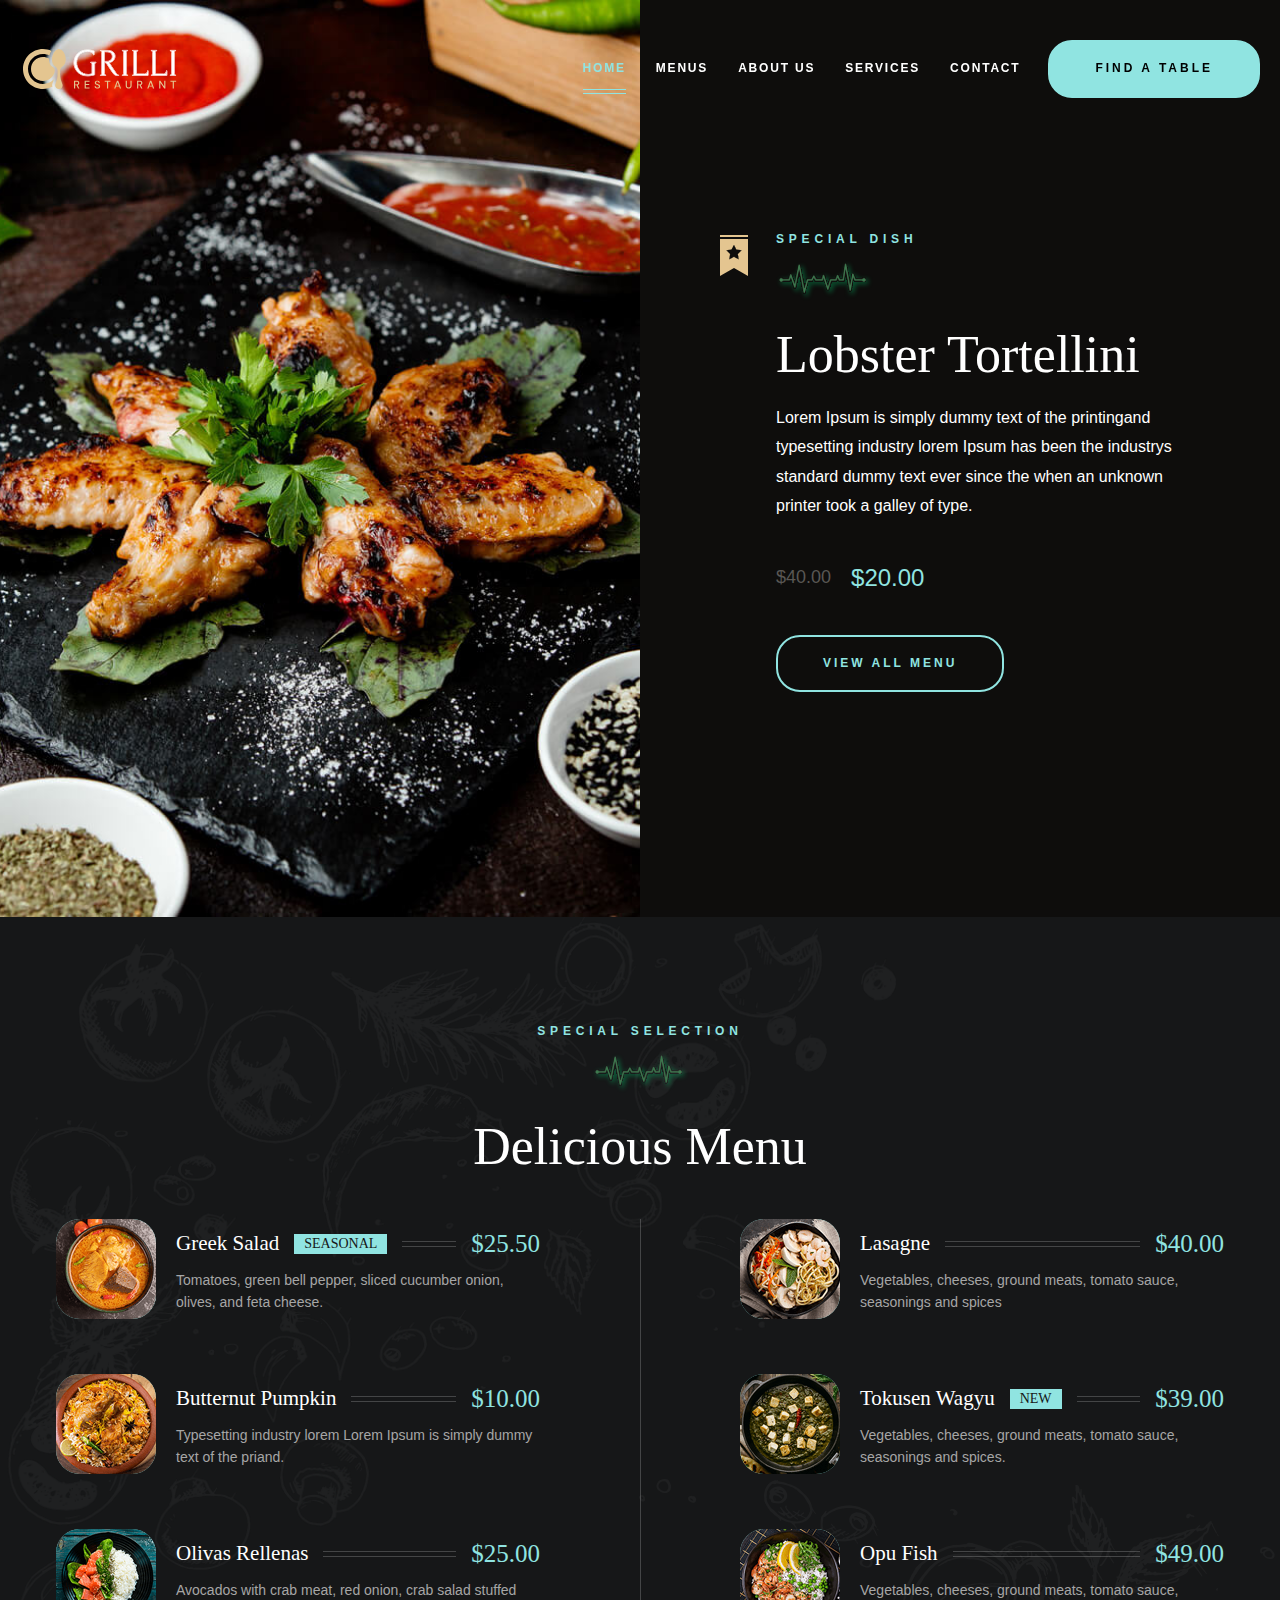
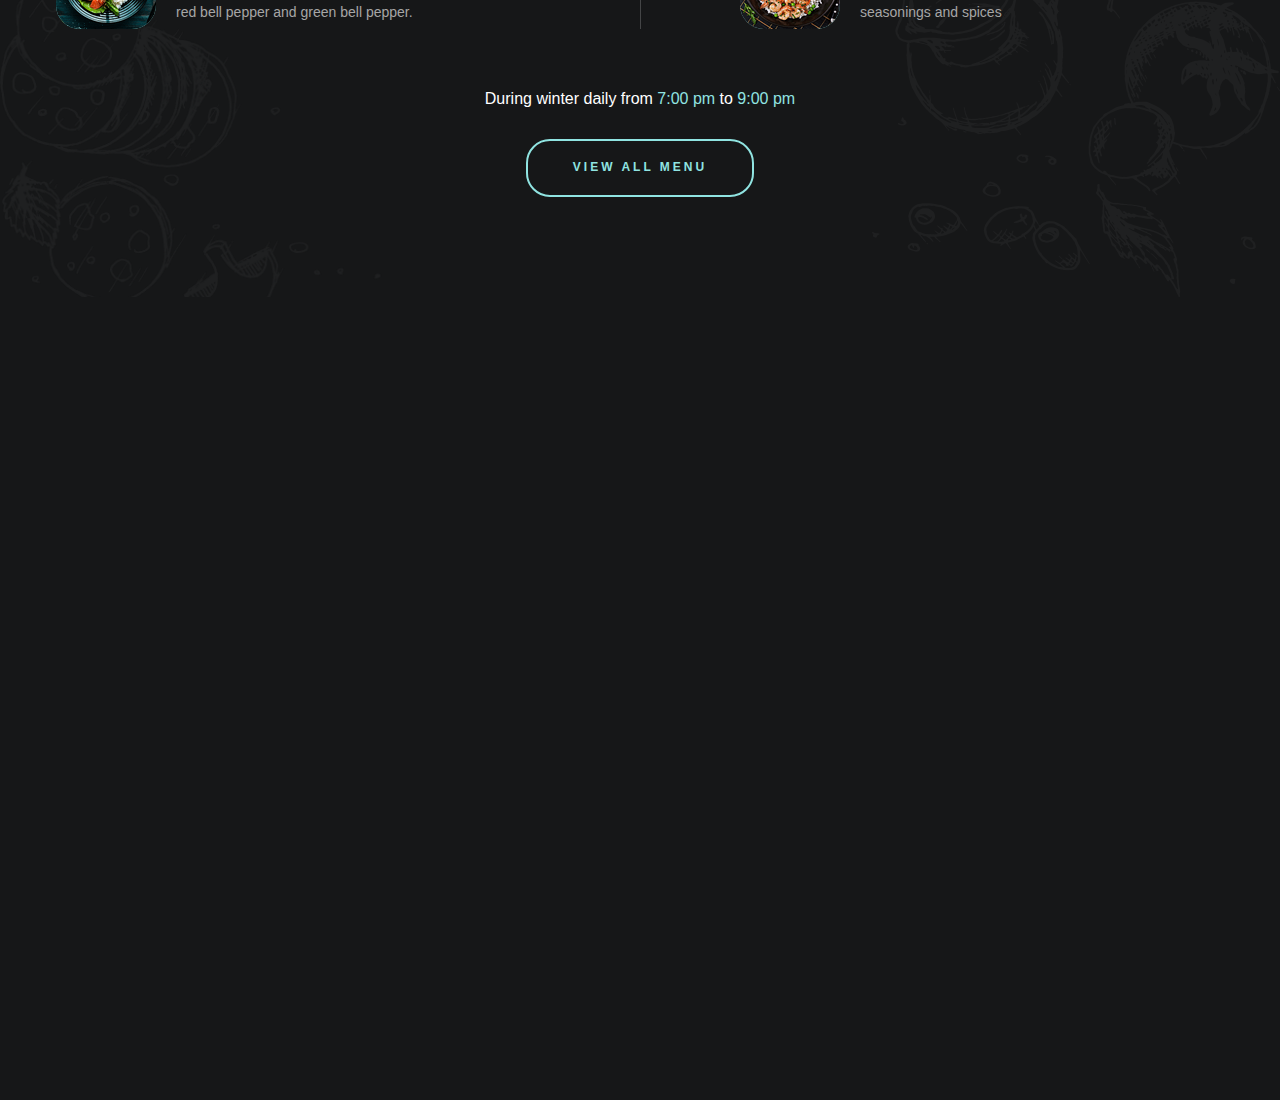
<file: grilli/service-1.html>
<!DOCTYPE html>
<html lang="en">
<head>
    <meta charset="UTF-8">
    <meta name="viewport" content="width=device-width, initial-scale=1.0">
    <title>Grilli - Amazing & Delicious Food</title>
    <meta name="title" content="Grilli - Amazing & Delicious Food" />
    <meta
      name="description"
      content="This is electrical company website"
    />

    <!-- 
    - favicon
  -->
    <link rel="shortcut icon" href="./favicon.svg" type="image/svg+xml" />

    <!-- 
    - google font link
  -->
    <link rel="preconnect" href="https://fonts.googleapis.com" />
    <link rel="preconnect" href="https://fonts.gstatic.com" crossorigin />
    <link
      href="https://fonts.googleapis.com/css2?family=DM+Sans:wght@400;700&family=Forum&display=swap"
      rel="stylesheet"
    />

    <!-- 
    - custom css link
  -->
    <link rel="stylesheet" href="./assets/css/style.css" />
</head>
<body id="top">
    <header class="header" data-header>
        <div class="container">
          <a href="#" class="logo">
            <img
              src="./assets/images/logo.svg"
              width="160"
              height="50"
              alt="Grilli - Home"
            />
          </a>
  
          <nav class="navbar" data-navbar>
            <button class="close-btn" aria-label="close menu" data-nav-toggler>
              <ion-icon name="close-outline" aria-hidden="true"></ion-icon>
            </button>
  
            <a href="#" class="logo">
              <img
                src="./assets/images/logo.svg"
                width="160"
                height="50"
                alt="Grilli - Home"
              />
            </a>
  
            <ul class="navbar-list">
              <li class="navbar-item">
                <a href="#home" class="navbar-link hover-underline active">
                  <div class="separator"></div>
  
                  <span class="span">Home</span>
                </a>
              </li>
  
              <li class="navbar-item">
                <a href="#menu" class="navbar-link hover-underline">
                  <div class="separator"></div>
  
                  <span class="span">Menus</span>
                </a>
              </li>
  
              <li class="navbar-item">
                <a href="#about" class="navbar-link hover-underline">
                  <div class="separator"></div>
  
                  <span class="span">About Us</span>
                </a>
              </li>
  
              <li class="navbar-item">
                <a href="#" class="navbar-link hover-underline">
                  <div class="separator"></div>
  
                  <span class="span">Services</span>
                </a>
              </li>
  
              <li class="navbar-item">
                <a href="#" class="navbar-link hover-underline">
                  <div class="separator"></div>
  
                  <span class="span">Contact</span>
                </a>
              </li>
            </ul>
  
          </nav>
  
          <a href="#" class="btn btn-secondary">
            <span class="text text-1">Find A Table</span>
  
            <span class="text text-2" aria-hidden="true">Find A Table</span>
          </a>
  
          <button class="nav-open-btn" aria-label="open menu" data-nav-toggler>
            <span class="line line-1"></span>
            <span class="line line-2"></span>
            <span class="line line-3"></span>
          </button>
  
          <div class="overlay" data-nav-toggler data-overlay></div>
        </div>
      </header>
    <main>
      <article>

        <section class="special-dish text-center" aria-labelledby="dish-label">
          <div class="special-dish-banner">
            <img
              src="./assets/images/special-dish-banner.jpg"
              width="940"
              height="900"
              loading="lazy"
              alt="special dish"
              class="img-cover"
            />
          </div>
  
          <div class="special-dish-content bg-black-10">
            <div class="container">
              <img
                src="./assets/images/badge-1.png"
                width="28"
                height="41"
                loading="lazy"
                alt="badge"
                class="abs-img"
              />
  
              <p class="section-subtitle label-2">Special Dish</p>
  
              <h2 class="headline-1 section-title">Lobster Tortellini</h2>
  
              <p class="section-text">
                Lorem Ipsum is simply dummy text of the printingand typesetting
                industry lorem Ipsum has been the industrys standard dummy text
                ever since the when an unknown printer took a galley of type.
              </p>
  
              <div class="wrapper">
                <del class="del body-3">$40.00</del>
  
                <span class="span body-1">$20.00</span>
              </div>
  
              <a href="#" class="btn btn-primary">
                <span class="text text-1">View All Menu</span>
  
                <span class="text text-2" aria-hidden="true"
                  >View All Menu</span
                >
              </a>
            </div>
          </div>
  
          <img
            src="./assets/images/shape-4.png"
            width="179"
            height="359"
            loading="lazy"
            alt=""
            class="shape shape-1"
          />
  
          <img
            src="./assets/images/shape-9.png"
            width="351"
            height="462"
            loading="lazy"
            alt=""
            class="shape shape-2"
          />
        </section>

        <section class="section menu" aria-label="menu-label" id="menu">
          <div class="container">
            <p class="section-subtitle text-center label-2">
              Special Selection
            </p>
  
            <h2 class="headline-1 section-title text-center">Delicious Menu</h2>
  
            <ul class="grid-list">
              <li>
                <div class="menu-card hover:card">
                  <figure
                    class="card-banner img-holder"
                    style="--width: 100; --height: 100"
                  >
                    <img
                      src="./assets/images/menu-1.png"
                      width="100"
                      height="100"
                      loading="lazy"
                      alt="Greek Salad"
                      class="img-cover"
                    />
                  </figure>
  
                  <div>
                    <div class="title-wrapper">
                      <h3 class="title-3">
                        <a href="#" class="card-title">Greek Salad</a>
                      </h3>
  
                      <span class="badge label-1">Seasonal</span>
  
                      <span class="span title-2">$25.50</span>
                    </div>
  
                    <p class="card-text label-1">
                      Tomatoes, green bell pepper, sliced cucumber onion,
                      olives, and feta cheese.
                    </p>
                  </div>
                </div>
              </li>
  
              <li>
                <div class="menu-card hover:card">
                  <figure
                    class="card-banner img-holder"
                    style="--width: 100; --height: 100"
                  >
                    <img
                      src="./assets/images/menu-2.png"
                      width="100"
                      height="100"
                      loading="lazy"
                      alt="Lasagne"
                      class="img-cover"
                    />
                  </figure>
  
                  <div>
                    <div class="title-wrapper">
                      <h3 class="title-3">
                        <a href="#" class="card-title">Lasagne</a>
                      </h3>
  
                      <span class="span title-2">$40.00</span>
                    </div>
  
                    <p class="card-text label-1">
                      Vegetables, cheeses, ground meats, tomato sauce,
                      seasonings and spices
                    </p>
                  </div>
                </div>
              </li>
  
              <li>
                <div class="menu-card hover:card">
                  <figure
                    class="card-banner img-holder"
                    style="--width: 100; --height: 100"
                  >
                    <img
                      src="./assets/images/menu-3.png"
                      width="100"
                      height="100"
                      loading="lazy"
                      alt="Butternut Pumpkin"
                      class="img-cover"
                    />
                  </figure>
  
                  <div>
                    <div class="title-wrapper">
                      <h3 class="title-3">
                        <a href="#" class="card-title">Butternut Pumpkin</a>
                      </h3>
  
                      <span class="span title-2">$10.00</span>
                    </div>
  
                    <p class="card-text label-1">
                      Typesetting industry lorem Lorem Ipsum is simply dummy
                      text of the priand.
                    </p>
                  </div>
                </div>
              </li>
  
              <li>
                <div class="menu-card hover:card">
                  <figure
                    class="card-banner img-holder"
                    style="--width: 100; --height: 100"
                  >
                    <img
                      src="./assets/images/menu-4.png"
                      width="100"
                      height="100"
                      loading="lazy"
                      alt="Tokusen Wagyu"
                      class="img-cover"
                    />
                  </figure>
  
                  <div>
                    <div class="title-wrapper">
                      <h3 class="title-3">
                        <a href="#" class="card-title">Tokusen Wagyu</a>
                      </h3>
  
                      <span class="badge label-1">New</span>
  
                      <span class="span title-2">$39.00</span>
                    </div>
  
                    <p class="card-text label-1">
                      Vegetables, cheeses, ground meats, tomato sauce,
                      seasonings and spices.
                    </p>
                  </div>
                </div>
              </li>
  
              <li>
                <div class="menu-card hover:card">
                  <figure
                    class="card-banner img-holder"
                    style="--width: 100; --height: 100"
                  >
                    <img
                      src="./assets/images/menu-5.png"
                      width="100"
                      height="100"
                      loading="lazy"
                      alt="Olivas Rellenas"
                      class="img-cover"
                    />
                  </figure>
  
                  <div>
                    <div class="title-wrapper">
                      <h3 class="title-3">
                        <a href="#" class="card-title">Olivas Rellenas</a>
                      </h3>
  
                      <span class="span title-2">$25.00</span>
                    </div>
  
                    <p class="card-text label-1">
                      Avocados with crab meat, red onion, crab salad stuffed red
                      bell pepper and green bell pepper.
                    </p>
                  </div>
                </div>
              </li>
  
              <li>
                <div class="menu-card hover:card">
                  <figure
                    class="card-banner img-holder"
                    style="--width: 100; --height: 100"
                  >
                    <img
                      src="./assets/images/menu-6.png"
                      width="100"
                      height="100"
                      loading="lazy"
                      alt="Opu Fish"
                      class="img-cover"
                    />
                  </figure>
  
                  <div>
                    <div class="title-wrapper">
                      <h3 class="title-3">
                        <a href="#" class="card-title">Opu Fish</a>
                      </h3>
  
                      <span class="span title-2">$49.00</span>
                    </div>
  
                    <p class="card-text label-1">
                      Vegetables, cheeses, ground meats, tomato sauce,
                      seasonings and spices
                    </p>
                  </div>
                </div>
              </li>
            </ul>
  
            <p class="menu-text text-center">
              During winter daily from <span class="span">7:00 pm</span> to
              <span class="span">9:00 pm</span>
            </p>
  
            <a href="#" class="btn btn-primary">
              <span class="text text-1">View All Menu</span>
  
              <span class="text text-2" aria-hidden="true">View All Menu</span>
            </a>
  
            <img
              src="./assets/images/shape-5.png"
              width="921"
              height="1036"
              loading="lazy"
              alt="shape"
              class="shape shape-2 move-anim"
            />
            <img
              src="./assets/images/shape-6.png"
              width="343"
              height="345"
              loading="lazy"
              alt="shape"
              class="shape shape-3 move-anim"
            />
          </div>
        </section>
      </article>
    </main>     

      
    
</body>
</html>
</file>
<file: grilli/assets/css/style.css>
/*-----------------------------------*\
  #index.css
\*-----------------------------------*/

/**
 * copyright 2022 codewithsadee
 */

/*-----------------------------------*\
  #CUSTOM PROPERTY
\*-----------------------------------*/

:root {
  /**
   * COLORS
   */

  --electric-green: hsl(178, 61%, 73%);
  --quick-silver: hsla(0, 0%, 65%, 1);
  --davys-grey: hsla(30, 3%, 34%, 1);
  --smoky-black-1: hsla(40, 12%, 5%, 1);
  --smoky-black-2: hsla(30, 8%, 5%, 1);
  --smoky-black-3: hsla(0, 3%, 7%, 1);
  --eerie-black-1: hsla(210, 4%, 9%, 1);
  --eerie-black-2: hsla(210, 4%, 11%, 1);
  --eerie-black-3: hsla(180, 2%, 8%, 1);
  --eerie-black-4: hsla(0, 0%, 13%, 1);
  --white: hsla(0, 0%, 100%, 1);
  --white-alpha-20: hsla(0, 0%, 100%, 0.2);
  --white-alpha-10: hsla(0, 0%, 100%, 0.1);
  --black: hsla(0, 0%, 0%, 1);
  --black-alpha-80: hsla(0, 0%, 0%, 0.8);
  --black-alpha-15: hsla(0, 0%, 0%, 0.15);

  /**
   * GRADIENT COLOR
   */

  --loading-text-gradient: linear-gradient(
    90deg,
    transparent 0% 16.66%,
    var(--smoky-black-3) 33.33% 50%,
    transparent 66.66% 75%
  );
  --gradient-1: linear-gradient(
    to top,
    hsla(0, 0%, 0%, 0.9),
    hsla(0, 0%, 0%, 0.7),
    transparent
  );

  /**
   * TYPOGRAPHY
   */

  /* font-family */
  --fontFamily-primary: "Libre+Baskerville", serif;
  --fontFamily-secondary: "Host Grotesk", sans-serif;

  /* font-size */
  --fontSize-display-1: calc(1.3rem + 6.7vw);
  --fontSize-headline-1: calc(2rem + 2.5vw);
  --fontSize-headline-2: calc(1.3rem + 2.4vw);
  --fontSize-title-1: calc(1.6rem + 1.2vw);
  --fontSize-title-2: 2.2rem;
  --fontSize-title-3: 2.1rem;
  --fontSize-title-4: calc(1.6rem + 1.2vw);
  --fontSize-body-1: 2.4rem;
  --fontSize-body-2: 1.6rem;
  --fontSize-body-3: 1.8rem;
  --fontSize-body-4: 1.6rem;
  --fontSize-label-1: 1.4rem;
  --fontSize-label-2: 1.2rem;

  /* font-weight */
  --weight-regular: 400;
  --weight-bold: 700;

  /* line-height */
  --lineHeight-1: 1em;
  --lineHeight-2: 1.2em;
  --lineHeight-3: 1.5em;
  --lineHeight-4: 1.6em;
  --lineHeight-5: 1.85em;
  --lineHeight-6: 1.4em;

  /* letter-spacing */
  --letterSpacing-1: 0.15em;
  --letterSpacing-2: 0.4em;
  --letterSpacing-3: 0.2em;
  --letterSpacing-4: 0.3em;
  --letterSpacing-5: 3px;

  /**
   * SPACING
   */

  --section-space: 70px;

  /**
   * SHADOW
   */

  --shadow-1: 0px 0px 25px 0px hsla(0, 0%, 0%, 0.25);

  /**
   * BORDER RADIUS
   */

  --radius-24: 24px;
  --radius-circle: 75%;

  /**
   * TRANSITION
   */

  --transition-1: 250ms ease;
  --transition-2: 500ms ease;
  --transition-3: 1000ms ease;
}

/*-----------------------------------*\
  #RESET
\*-----------------------------------*/

*,
*::before,
*::after {
  margin: 0;
  padding: 0;
  box-sizing: border-box;
}

li {
  list-style: none;
}

a,
img,
data,
span,
input,
button,
select,
ion-icon,
textarea {
  display: block;
}

a {
  color: inherit;
  text-decoration: none;
}

img {
  height: auto;
}

input,
button,
select,
textarea {
  background: none;
  border: none;
  font: inherit;
}

input,
select,
textarea {
  width: 100%;
  outline: none;
}

button {
  cursor: pointer;
}

address {
  font-style: normal;
}

html {
  font-size: 10px;
  scroll-behavior: smooth;
}

body {
  background-color: var(--eerie-black-1);
  color: var(--white);
  font-family: var(--fontFamily-secondary);
  font-size: var(--fontSize-body-4);
  font-weight: var(--weight-regular);
  line-height: var(--lineHeight-5);
  overflow: hidden;
  height: 300vh;
}

body.loaded {
  overflow: overlay;
}

body.nav-active {
  overflow: hidden;
}

::-webkit-scrollbar {
  width: 5px;
}

::-webkit-scrollbar-track {
  background-color: transparent;
}

::-webkit-scrollbar-thumb {
  background-color: var(--electric-green);
}

/*-----------------------------------*\
  #TYPOGRAPHY
\*-----------------------------------*/

.display-1,
.headline-1,
.headline-2,
.title-1,
.title-2,
.title-3,
.title-4 {
  color: var(--white);
  font-family: var(--fontFamily-primary);
  font-weight: var(--weight-regular);
  line-height: var(--lineHeight-2);
}

.display-1 {
  font-size: var(--fontSize-display-1);
  line-height: var(--lineHeight-1);
}

.headline-1 {
  font-size: var(--fontSize-headline-1);
}

.headline-2 {
  font-size: var(--fontSize-headline-2);
  line-height: var(--lineHeight-6);
}

.title-1 {
  font-size: var(--fontSize-title-1);
}

.title-2 {
  font-size: var(--fontSize-title-2);
}

.title-3 {
  font-size: var(--fontSize-title-3);
}

.title-4 {
  font-size: var(--fontSize-title-4);
}

.body-1 {
  font-size: var(--fontSize-body-1);
  line-height: var(--lineHeight-6);
}

.body-2 {
  font-size: var(--fontSize-body-2);
  line-height: var(--lineHeight-4);
}

.body-3 {
  font-size: var(--fontSize-body-3);
}

.body-4 {
  font-size: var(--fontSize-body-4);
}

.label-1 {
  font-size: var(--fontSize-label-1);
}

.label-2 {
  font-size: var(--fontSize-label-2);
}

/*-----------------------------------*\
  #REUSED STYLE
\*-----------------------------------*/

.container {
  padding-inline: 16px;
}

.separator {
  width: 8px;
  height: 8px;
  border: 1px solid var(--electric-green);
  transform: rotate(45deg);
}

.contact-label {
  font-weight: var(--weight-bold);
}

.contact-number {
  color: var(--electric-green);
  max-width: max-content;
  margin-inline: auto;
}

.hover-underline {
  position: relative;
  max-width: max-content;
}

.hover-underline::after {
  content: "";
  position: absolute;
  left: 0;
  bottom: 0;
  width: 100%;
  height: 5px;
  border-block: 1px solid var(--electric-green);
  transform: scaleX(0.2);
  opacity: 0;
  transition: var(--transition-2);
}

.hover-underline:is(:hover, :focus-visible)::after {
  transform: scaleX(1);
  opacity: 1;
}

.contact-number::after {
  bottom: -5px;
}

.text-center {
  text-align: center;
}

.img-cover {
  width: 100%;
  height: 100%;
  object-fit: cover;
}

.section-subtitle {
  position: relative;
  color: var(--electric-green);
  font-weight: var(--weight-bold);
  text-transform: uppercase;
  letter-spacing: var(--letterSpacing-2);
  margin-block-end: 12px;
}

.section-subtitle::after {
  content: url("../images/separator.svg");
  display: block;
  width: 100px;
  margin-inline: auto;
  margin-block-start: 5px;
}

.btn {
  position: relative;
  color: var(--electric-green);
  font-size: var(--fontSize-label-2);
  font-weight: var(--weight-bold);
  text-transform: uppercase;
  letter-spacing: var(--letterSpacing-5);
  max-width: max-content;
  border: 2px solid var(--electric-green);
  padding: 12px 45px;
  overflow: hidden;
  border-radius: var(--radius-24);
  z-index: 1;
}

.btn::before {
  content: "";
  position: absolute;
  bottom: 100%;
  left: 50%;
  transform: translateX(-50%);
  width: 200%;
  height: 200%;
  border-radius: var(--radius-circle);
  background-color: var(--electric-green);
  transition: var(--transition-2);
  z-index: -1;
}

.btn .text {
  transition: var(--transition-1);
}

.btn .text-2 {
  position: absolute;
  top: 100%;
  left: 50%;
  transform: translateX(-50%);
  min-width: max-content;
  color: var(--smoky-black-1);
}

.btn:is(:hover, :focus-visible)::before {
  bottom: -50%;
}

.btn:is(:hover, :focus-visible) .text-1 {
  transform: translateY(-40px);
}

.btn:is(:hover, :focus-visible) .text-2 {
  top: 50%;
  transform: translate(-50%, -50%);
}

.btn-secondary {
  background-color: var(--electric-green);
  color: var(--black);
}

.btn-secondary::before {
  background-color: var(--smoky-black-1);
}

.btn-secondary .text-2 {
  color: var(--white);
}

.has-before,
.has-after {
  position: relative;
  z-index: 1;
}

.has-before::before,
.has-after::after {
  content: "";
  position: absolute;
}

.section {
  position: relative;
  padding-block: var(--section-space);
  overflow: auto;
  z-index: 1;
}

.bg-black-10 {
  background-color: var(--smoky-black-2);
}

.grid-list {
  display: grid;
  gap: 40px;
}

.hover\:shine {
  position: relative;
}

.hover\:shine::after {
  content: "";
  position: absolute;
  top: 0;
  left: 0;
  width: 50%;
  height: 100%;
  background-image: linear-gradient(to right, transparent 0%, #fff6 100%);
  transform: skewX(-0.08turn) translateX(-180%);
}

.hover\:shine:is(:hover, :focus-within)::after {
  transform: skewX(-0.08turn) translateX(275%);
  transition: var(--transition-3);
}

.img-holder {
  aspect-ratio: var(--width) / var(--height);
  overflow: auto;
  background-color: var(--eerie-black-4);
}

.btn-text {
  color: var(--electric-green);
  padding-block-end: 4px;
  margin-inline: auto;
  text-transform: uppercase;
  letter-spacing: var(--letterSpacing-3);
  font-weight: var(--weight-bold);
  transition: var(--transition-1);
}

.btn-text:is(:hover, :focus-visible) {
  color: var(--white);
}

.shape {
  display: none;
  position: absolute;
  max-width: max-content;
  z-index: -1;
}

.w-100 {
  width: 100%;
}

.move-anim {
  animation: move 5s linear infinite;
}

@keyframes move {
  0%,
  100% {
    transform: translateY(0);
  }

  50% {
    transform: translateY(30px);
  }
}

.has-bg-image {
  background-repeat: no-repeat;
  background-size: cover;
  background-position: center;
}

.input-field {
  background-color: var(--eerie-black-2);
  color: var(--white);
  height: 56px;
  padding: 10px 20px;
  border: 1px solid var(--white-alpha-10);
  margin-block-end: 20px;
  outline: none;
  transition: border-color var(--transition-2);
}

.input-field::placeholder {
  color: inherit;
}

.input-field:focus {
  border-color: var(--electric-green);
}

.icon-wrapper {
  position: relative;
  margin-block-end: 20px;
}

.icon-wrapper .input-field {
  margin-block-end: 0;
  padding-inline-start: 40px;
  appearance: none;
  cursor: pointer;
}

.icon-wrapper ion-icon {
  position: absolute;
  top: 50%;
  transform: translateY(-50%);
  font-size: 1.4rem;
  --ionicon-stroke-width: 50px;
  pointer-events: none;
}

.icon-wrapper ion-icon:first-child {
  left: 15px;
}

.icon-wrapper ion-icon:last-child {
  right: 10px;
}

/*-----------------------------------*\
  #PRELOAD
\*-----------------------------------*/

.preload {
  position: fixed;
  top: 0;
  left: 0;
  right: 0;
  bottom: 0;
  background-color: var(--electric-green);
  z-index: 10;
  display: grid;
  place-content: center;
  justify-items: center;
  transition: var(--transition-2);
}

.preload > * {
  transition: var(--transition-1);
}

.preload.loaded > * {
  opacity: 0;
}

.preload.loaded {
  transition-delay: 250ms;
  transform: translateY(100%);
}

.circle {
  width: 112px;
  height: 112px;
  border-radius: var(--radius-circle);
  border: 3px solid var(--white);
  border-block-start-color: var(--smoky-black-3);
  margin-block-end: 45px;
  animation: rotate360 1s linear infinite;
}

@keyframes rotate360 {
  0% {
    transform: rotate(0);
  }
  100% {
    transform: rotate(1turn);
  }
}

.preload .text {
  background-image: var(--loading-text-gradient);
  background-size: 500%;
  font-size: calc(2rem + 3vw);
  font-weight: var(--weight-bold);
  line-height: 1em;
  text-transform: uppercase;
  letter-spacing: 16px;
  padding-inline-start: 16px;
  -webkit-text-fill-color: transparent;
  background-clip: text;
  -webkit-background-clip: text;
  -webkit-text-stroke: 0.5px var(--eerie-black-3);
  animation: loadingText linear 2s infinite;
}

@keyframes loadingText {
  0% {
    background-position: 100%;
  }
  100% {
    background-position: 0%;
  }
}

/*-----------------------------------*\
  #TOPBAR
\*-----------------------------------*/

.topbar {
  display: none;
}

/*-----------------------------------*\
  #HEADER
\*-----------------------------------*/

.header .btn {
  display: none;
}

.header {
  position: fixed;
  top: 0;
  left: 0;
  width: 100%;
  background-color: transparent;
  padding-block: 40px;
  z-index: 4;
  border-block-end: 1px solid transparent;
  transition: var(--transition-1);
}

.header.active {
  padding-block: 20px;
  background-color: var(--eerie-black-4);
  border-color: var(--black-alpha-15);
}

.header.hide {
  transform: translateY(-100%);
  transition-delay: 250ms;
}

.header .container {
  padding-inline: 20px;
  display: flex;
  justify-content: space-between;
  align-items: center;
  gap: 8px;
}

.nav-open-btn {
  padding: 12px;
  padding-inline-end: 0;
}

.nav-open-btn .line {
  width: 30px;
  height: 2px;
  background-color: var(--white);
  margin-block: 4px;
  transform-origin: left;
  animation: menuBtn 400ms ease-in-out alternate infinite;
}

@keyframes menuBtn {
  0% {
    transform: scaleX(1);
  }
  100% {
    transform: scaleX(0.5);
  }
}

.nav-open-btn .line-2 {
  animation-delay: 150ms;
}

.nav-open-btn .line-3 {
  animation-delay: 300ms;
}

.navbar {
  position: fixed;
  background-color: var(--smoky-black-1);
  top: 0;
  left: -360px;
  bottom: 0;
  max-width: 360px;
  width: 100%;
  padding-inline: 30px;
  padding-block-end: 50px;
  overflow-y: auto;
  visibility: hidden;
  z-index: 2;
  transition: var(--transition-2);
}

.navbar.active {
  visibility: visible;
  transform: translateX(360px);
}

.navbar .close-btn {
  color: var(--white);
  border: 1px solid currentColor;
  padding: 4px;
  border-radius: var(--radius-circle);
  margin-inline-start: auto;
  margin-block: 30px 20px;
}

.navbar .close-btn ion-icon {
  --ionicon-stroke-width: 40px;
}

.navbar .close-btn:is(:hover, :focus-visible) {
  color: var(--electric-green);
}

.navbar .logo {
  max-width: max-content;
  margin-inline: auto;
  margin-block-end: 60px;
}

.navbar-list {
  border-block-end: 1px solid var(--white-alpha-20);
  margin-block-end: 100px;
}

.navbar-item {
  border-block-start: 1px solid var(--white-alpha-20);
}

.navbar-link {
  position: relative;
  font-size: var(--fontSize-label-2);
  text-transform: uppercase;
  padding-block: 10px;
  max-width: unset;
}

.navbar-link::after {
  display: none;
}

.navbar-link .span {
  transition: var(--transition-1);
}

.navbar-link:is(:hover, :focus-visible, .active) .span {
  color: var(--electric-green);
  transform: translateX(20px);
}

.navbar-link .separator {
  position: absolute;
  top: 50%;
  left: 0;
  transform: translateY(-50%) rotate(45deg);
  opacity: 0;
  transition: var(--transition-1);
}

.navbar-link:is(:hover, :focus-visible, .active) .separator {
  opacity: 1;
}

.navbar-title {
  margin-block-end: 15px;
}

.navbar-text {
  margin-block: 10px;
}

.navbar .body-4 {
  color: var(--quick-silver);
}

.sidebar-link {
  transition: var(--transition-1);
}

.sidebar-link:is(:hover, :focus-visible) {
  color: var(--electric-green);
}

.navbar .text-center .separator {
  margin-block: 30px;
  margin-inline: auto;
}

.navbar .contact-label {
  margin-block-end: 10px;
}

.navbar::-webkit-scrollbar-thumb {
  background-color: var(--white-alpha-10);
}

.overlay {
  position: fixed;
  top: 0;
  left: 0;
  bottom: 0;
  right: 0;
  background-color: var(--black-alpha-80);
  opacity: 0;
  pointer-events: none;
  transition: var(--transition-2);
  z-index: 1;
}

.overlay.active {
  opacity: 1;
  pointer-events: all;
}

/*-----------------------------------*\
  #HERO
\*-----------------------------------*/

.hero .slider-btn {
  display: none;
}

.hero {
  position: relative;
  padding-block: 120px;
  min-height: 100vh;
  overflow: hidden;
  z-index: 1;
}

.hero .slider-item {
  position: absolute;
  top: 50%;
  left: 50%;
  transform: translate(-50%, -50%);
  width: 100%;
  height: 100%;
  display: grid;
  place-content: center;
  padding-block-start: 100px;
  opacity: 0;
  visibility: hidden;
  transition: var(--transition-3);
  z-index: 1;
}

.hero .slider-item.active {
  opacity: 1;
  visibility: visible;
}

.hero .slider-bg {
  position: absolute;
  top: 0;
  left: 0;
  width: 100%;
  height: 100%;
  transform: scale(1.15);
  pointer-events: none;
  user-select: none;
  z-index: -1;
}

.hero .slider-item.active .slider-bg {
  animation: smoothScale 7s linear forwards;
}

@keyframes smoothScale {
  0% {
    transform: scale(1);
  }
  100% {
    transform: scale(1.15);
  }
}

.hero .section-subtitle::after {
  margin-block: 14px 20px;
}

.hero-text {
  margin-block: 10px 40px;
}

.hero .btn {
  margin-inline: auto;
}

.hero-btn {
  position: absolute;
  bottom: 15px;
  right: 15px;
  z-index: 2;
  background-color: var(--electric-green);
  width: 110px;
  height: 110px;
  padding: 12px;
  transform: scale(0.6);
}

.hero-btn img {
  margin-inline: auto;
  margin-block-end: 6px;
}

.hero-btn .span {
  color: var(--black);
  font-weight: var(--weight-bold);
  text-transform: uppercase;
  letter-spacing: var(--letterSpacing-1);
  line-height: var(--lineHeight-3);
}

.hero-btn::after {
  inset: 0;
  border: 1px solid var(--electric-green);
  animation: rotate360 15s linear infinite;
}

.slider-reveal {
  transform: translateY(30px);
  opacity: 0;
}

.hero .slider-item.active .slider-reveal {
  animation: sliderReveal 1s ease forwards;
}

@keyframes sliderReveal {
  0% {
    transform: translateY(30px);
    opacity: 0;
  }

  100% {
    transform: translateY(0);
    opacity: 1;
  }
}

.hero .slider-item.active .section-subtitle {
  animation-delay: 500ms;
}

.hero .slider-item.active .hero-title {
  animation-delay: 1000ms;
}

.hero .slider-item.active .hero-text {
  animation-delay: 1.5s;
}

.hero .slider-item.active .btn {
  animation-delay: 2s;
}

/*-----------------------------------*\
  #SERVICE
\*-----------------------------------*/

.service .section-title {
  margin-block-end: 16px;
}

.service .section-text {
  margin-block-end: 40px;
}

.service-card {
  overflow: hidden;
}

.service-card .has-before {
  padding-block: 30px;
  margin-block-end: 26px;
  z-index: 1;
}

.service-card .has-before::before {
  top: 0;
  left: 50%;
  transform: translateX(-50%);
  width: 140px;
  height: 100%;
  background-image: url("../images/img-pattern.svg");
  background-position: center;
  background-size: cover;
  background-repeat: repeat;
  transition: var(--transition-2);
  transition-delay: 0;
  z-index: -1;
  will-change: transform;
}

.service-card:is(:hover, :focus-within) .has-before::before {
  transform: rotateY(0.5turn) translateX(50%);
  transition-delay: 300ms;
}

.service-card .card-banner {
  transition: var(--transition-2);
}

.service-card:is(:hover, :focus-within) .card-banner {
  transform: scale(1.05);
}

.service .card-title {
  margin-block-end: 12px;
}

/*-----------------------------------*\
  #ABOUT
\*-----------------------------------*/

.about .section-text {
  margin-block: 15px 30px;
}

.about .btn {
  margin-inline: auto;
  margin-block-start: 26px;
}

.about .container {
  display: grid;
  gap: 120px;
}

.about-banner {
  position: relative;
  margin-block-end: 120px;
}

.about-banner > .w-100 {
  padding-inline-start: 50px;
}

.about .abs-img {
  position: absolute;
}

.about .abs-img::before {
  z-index: -1;
}

.about .abs-img-1 {
  bottom: -120px;
  left: 0;
  width: 150px;
  padding-block: 50px;
}

.about .abs-img-2 {
  top: -65px;
  right: 0;
  overflow: hidden;
}

.about .abs-img-1::before {
  top: 0;
  bottom: 0;
  left: 50%;
  transform: translateX(-50%);
  width: 140px;
  background-image: url("../images/img-pattern.svg");
  background-repeat: repeat;
}

.about .abs-img-2::before {
  inset: 0;
  background-image: url("../images/badge-2-bg.png");
  background-repeat: no-repeat;
  background-size: contain;
  animation: rotate360 15s linear infinite;
}

/*-----------------------------------*\
  #SPECIAL DISH
\*-----------------------------------*/

.special-dish-content {
  padding-block: 70px;
}

.special-dish .abs-img {
  margin-inline: auto;
  margin-block-end: 12px;
}

.special-dish .section-text {
  margin-block: 16px 40px;
}

.special-dish-content .wrapper {
  display: flex;
  justify-content: center;
  align-items: center;
  gap: 20px;
  margin-block-end: 40px;
}

.special-dish-content .del {
  text-decoration: none;
  color: var(--davys-grey);
}

.special-dish-content .span {
  color: var(--electric-green);
}

.special-dish .btn {
  margin-inline: auto;
}

/*-----------------------------------*\
  #MENU
\*-----------------------------------*/

.menu .section-title {
  margin-block-end: 40px;
}

.menu .grid-list {
  margin-block-end: 50px;
}

.menu-card {
  display: flex;
  align-items: flex-start;
  gap: 20px;
}

.hover\:card .card-banner {
  background-color: var(--electric-green);
}

.hover\:card .card-banner .img-cover {
  transition: var(--transition-2);
}

.hover\:card:is(:hover, :focus-within) .card-banner .img-cover {
  opacity: 0.7;
  transform: scale(1.05);
}

.menu-card .card-banner {
  flex-shrink: 0;
  border-radius: var(--radius-24);
}

.menu-card .card-title {
  transition: var(--transition-1);
}

.menu-card .card-title:is(:hover, :focus-visible) {
  color: var(--electric-green);
}

.menu-card .badge {
  background-color: var(--electric-green);
  color: var(--eerie-black-1);
  font-family: var(--fontFamily-primary);
  max-width: max-content;
  line-height: var(--lineHeight-6);
  text-transform: uppercase;
  padding-inline: 10px;
  margin-block-start: 10px;
}

.menu-card .span {
  color: var(--electric-green);
  margin-block: 10px;
}

.menu-card .card-text {
  color: var(--quick-silver);
  line-height: var(--lineHeight-4);
}

.menu-text .span {
  display: inline-block;
  color: var(--electric-green);
}

.menu .btn {
  margin-inline: auto;
  margin-block-start: 26px;
}

.menu .shape {
  display: block;
  width: 70%;
}

.menu .shape-2 {
  top: 0;
  left: 0;
}

.menu .shape-3 {
  bottom: 0;
  right: 0;
}

/*-----------------------------------*\
  #TESTIMONIALS
\*-----------------------------------*/

.testi {
  padding-block-end: 340px;
  position: static;
}

.testi .quote {
  font-size: 7rem;
  font-family: var(--fontFamily-primary);
  line-height: 0.7em;
}

.testi .wrapper {
  display: flex;
  justify-content: center;
  gap: 2px;
  margin-block: 40px 50px;
}

.testi .separator {
  animation: rotate360 15s linear infinite;
}

.profile .img {
  margin-inline: auto;
  border-radius: var(--radius-circle);
  margin-block-end: 15px;
}

.testi .profile-name {
  color: var(--electric-green);
  font-weight: var(--weight-bold);
  text-transform: uppercase;
  letter-spacing: var(--letterSpacing-3);
}

/*-----------------------------------*\
  #RESERVATION
\*-----------------------------------*/

.reservation-form {
  margin-block-start: -270px;
}

.form-text {
  margin-block-end: 40px;
}

.form-text .link {
  display: inline;
  color: var(--electric-green);
}

.form-right .headline-1 {
  margin-block-end: 40px;
}

.form-right .contact-label {
  margin-block-end: 5px;
}

.form-right .separator {
  margin: 20px auto;
}

.form-right .body-4 {
  color: var(--quick-silver);
  line-height: var(--lineHeight-3);
}

.form-right .body-4:not(:last-child) {
  margin-block-end: 25px;
}

.form-left,
.form-right {
  padding: 40px 20px 30px;
}

.input-field[type="date"] {
  text-transform: uppercase;
  padding-inline-end: 10px;
}

.input-field[type="date"]::-webkit-calendar-picker-indicator {
  opacity: 0;
}

textarea.input-field {
  resize: none;
  height: 140px;
  padding-block: 20px;
  line-height: var(--lineHeight-1);
}

.form-left .btn {
  max-width: 100%;
  width: 100%;
}

.form-right {
  background-repeat: repeat;
  background-position: top left;
}

/*-----------------------------------*\
  #FEATURES
\*-----------------------------------*/

.features .section-title {
  margin-block-end: 40px;
}

.feature-card {
  padding: 30px 20px 40px;
}

.feature-item:nth-child(2n + 1) .feature-card {
  background-color: var(--eerie-black-3);
}

.feature-item:nth-child(2n) .feature-card {
  background-color: var(--smoky-black-3);
}

.feature-card .card-icon {
  max-width: max-content;
  margin-inline: auto;
  transition: var(--transition-2);
}

.feature-card:hover .card-icon {
  transform: scale(-1) rotate(180deg);
}

.feature-card .card-title {
  margin-block: 20px;
}

.feature-card .card-text {
  color: var(--quick-silver);
  line-height: var(--lineHeight-6);
}

/*-----------------------------------*\
  #EVENT
\*-----------------------------------*/

.event .section-title {
  margin-block-end: 40px;
}

.event-card {
  position: relative;
  overflow: hidden;
}

.event-card .card-content {
  background-image: var(--gradient-1);
  position: absolute;
  bottom: 0;
  width: 100%;
  padding: 35px 35px 25px;
}

.event-card .publish-date {
  position: absolute;
  top: 30px;
  left: 25px;
  padding: 5px 10px;
  color: var(--electric-green);
  background-color: var(--black);
  font-weight: var(--weight-bold);
  letter-spacing: var(--letterSpacing-1);
  line-height: 14px;
}

.event-card .card-subtitle {
  color: var(--electric-green);
  text-transform: uppercase;
  font-weight: var(--weight-bold);
  letter-spacing: var(--letterSpacing-2);
  margin-block-end: 5px;
}

.event-card .card-banner .img-cover {
  transition: var(--transition-2);
}

.event-card:is(:hover, :focus-within) .img-cover {
  transform: scale(1.05);
}

.event .btn {
  margin-inline: auto;
  margin-block-start: 40px;
}

/*-----------------------------------*\
  #FOOTER
\*-----------------------------------*/

.footer-top {
  margin-block-end: 70px;
}

.footer-brand {
  position: relative;
  padding: 50px 40px;
  background: var(--smoky-black-1) url("../images/footer-form-bg.png");
  background-position: center top;
  background-repeat: repeat;
}

.footer-brand::before,
.footer-brand::after {
  top: 0;
  width: 15px;
  height: 100%;
  background-image: url("../images/footer-form-pattern.svg");
}

.footer-brand::before {
  left: 0;
}

.footer-brand::after {
  right: 0;
}

.footer-brand .logo {
  max-width: max-content;
  margin-inline: auto;
  margin-block-end: 40px;
}

.footer-brand :is(.body-4, .label-1) {
  color: var(--quick-silver);
  line-height: var(--lineHeight-3);
}

.footer-brand .contact-link {
  margin-block: 6px;
  transition: var(--transition-1);
}

.footer-brand .contact-link:is(:hover, :focus-visible) {
  color: var(--electric-green);
}

.footer-brand .wrapper {
  display: flex;
  justify-content: center;
  gap: 2px;
  margin-block: 40px 25px;
}

.footer-brand .separator {
  animation: rotate360 15s linear infinite;
}

.footer-brand .label-1 {
  margin-block-end: 30px;
}

.footer-brand .label-1 .span {
  display: inline;
  color: var(--white);
}

.footer-brand .icon-wrapper .input-field {
  cursor: text;
}

.footer-brand .btn {
  min-width: 100%;
}

.footer-list {
  display: grid;
  gap: 20px;
}

.footer-link {
  color: var(--quick-silver);
  font-weight: var(--weight-bold);
  text-transform: uppercase;
  letter-spacing: var(--letterSpacing-4);
  margin-inline: auto;
  transition: var(--transition-1);
}

.footer-link:is(:hover, :focus-visible) {
  color: var(--electric-green);
}

.copyright {
  color: var(--quick-silver);
  line-height: var(--lineHeight-3);
}

.copyright .link {
  display: inline;
  color: var(--electric-green);
  text-decoration: underline;
}

/*-----------------------------------*\
  #BACK TO TOP
\*-----------------------------------*/

.back-top-btn {
  position: fixed;
  bottom: 20px;
  right: 20px;
  background-color: var(--electric-green);
  color: var(--smoky-black-1);
  font-size: 22px;
  width: 50px;
  height: 50px;
  border-radius: var(--radius-circle);
  display: grid;
  place-items: center;
  box-shadow: var(--shadow-1);
  transition: var(--transition-1);
  opacity: 0;
  visibility: hidden;
  z-index: 4;
}

.back-top-btn:is(:hover, :focus-visible) {
  background-color: var(--white);
  color: var(--electric-green);
}

.back-top-btn.active {
  opacity: 1;
  visibility: visible;
}

/*-----------------------------------*\
  #MEDIA QUERIES
\*-----------------------------------*/

/**
 * responsive for larger than 575px screen
 */

@media (min-width: 575px) {
  /**
   * CUSTOM PROPERTY
   */

  :root {
    /**
     * typography
     */

    --fontSize-body-2: 2rem;
  }

  /**
   * REUSED STYLE
   */

  :is(.service, .about) .section-text {
    max-width: 420px;
    margin-inline: auto;
  }

  .contact-number {
    --fontSize-body-1: 3rem;
  }

  /**
   * TOPBAR
   */

  .topbar {
    display: block;
    position: fixed;
    top: 0;
    left: 0;
    width: 100%;
    padding-block: 10px;
    border-block-end: 1px solid var(--white-alpha-20);
    z-index: 4;
    transition: var(--transition-1);
  }

  .topbar:has(~ .header.active) {
    transform: translateY(-100%);
  }

  .topbar-item:not(.link),
  .topbar .separator {
    display: none;
  }

  .topbar .container,
  .topbar-item {
    display: flex;
    align-items: center;
  }

  .topbar .container {
    justify-content: center;
    gap: 30px;
  }

  .topbar-item {
    gap: 6px;
  }

  .topbar-item ion-icon {
    --ionicon-stroke-width: 60px;
  }

  .topbar-item .span {
    font-size: var(--fontSize-label-1);
  }

  .topbar .link {
    transition: var(--transition-1);
  }

  .topbar .link:is(:hover, :focus-visible) {
    color: var(--electric-green);
  }

  /**
   * HEADER
   */

  .header {
    top: 0px;
  }

  .header.active {
    top: 0;
  }

  .header .btn {
    display: block;
    margin-inline-start: auto;
  }

  /**
   * HERO
   */

  .hero-btn {
    transform: scale(0.7);
  }

  /**
   * SERVICE
   */

  .service .container {
    max-width: 420px;
    margin-inline: auto;
  }

  /**
   * ABOUT
   */

  .about .container {
    gap: 80px;
  }

  .about-banner > .w-100 {
    padding-inline-start: 90px;
  }

  .about .abs-img-1 {
    width: 285px;
  }

  .about .contact-number {
    --fontSize-body-1: 2.4rem;
  }

  /**
   * MENU
   */

  .menu-card .title-wrapper {
    display: flex;
    justify-content: flex-start;
    align-items: center;
    gap: 15px;
  }

  .menu-card .badge {
    margin-block-start: 0;
  }

  .menu-card .span {
    flex-grow: 1;
    display: flex;
    align-items: center;
    gap: 15px;
    position: relative;
  }

  .menu-card .span::before {
    content: "";
    height: 6px;
    flex-grow: 1;
    border-block: 1px solid var(--white-alpha-20);
  }

  /**
   * EVENT
   */

  .event .container {
    max-width: 420px;
    margin-inline: auto;
  }

  /**
   * FOOTER
   */

  .footer-brand > * {
    max-width: 460px;
    margin-inline: auto;
  }

  .footer .input-wrapper {
    position: relative;
  }

  .footer .input-field {
    margin-block-end: 0;
    padding-inline-end: 205px;
  }

  .footer-brand .btn {
    position: absolute;
    top: 0;
    right: 0;
    bottom: 0;
    min-width: max-content;
  }
}

/**
 * responsive for larger than 768px screen
 */

@media (min-width: 768px) {
  /**
   * REUSED STYLE
   */

  .grid-list {
    grid-template-columns: 1fr 1fr;
  }

  :is(.service, .event) .container {
    max-width: 820px;
  }

  :is(.service, .event) .grid-list li:last-child {
    grid-column: 1 / 3;
    width: calc(50% - 20px);
    margin-inline: auto;
  }

  /**
   * HEADER
   */

  .navbar-list {
    margin-inline: 30px;
  }

  /**
   * HERO
   */

  .hero .slider-btn {
    display: grid;
    position: absolute;
    z-index: 1;
    color: var(--electric-green);
    font-size: 2.4rem;
    border: 1px solid var(--electric-green);
    width: 45px;
    height: 45px;
    place-items: center;
    top: 50%;
    transform: translateY(-50%) rotate(45deg);
    transition: var(--transition-1);
  }

  .hero .slider-btn ion-icon {
    transform: rotate(-45deg);
  }

  .hero .slider-btn.prev {
    left: 30px;
  }

  .hero .slider-btn.next {
    right: 30px;
  }

  .hero .slider-btn:is(:hover, :focus-visible) {
    background-color: var(--electric-green);
    color: var(--black);
  }

  /**
   * RESERVATION
   */

  .reservation .input-wrapper {
    display: grid;
    grid-template-columns: 1fr 1fr;
    column-gap: 20px;
  }

  .reservation .input-wrapper:nth-child(4) {
    grid-template-columns: repeat(3, 1fr);
  }

  /**
   * FOOTER
   */

  .footer-brand {
    grid-column: 1 / 3;
  }
}

/**
 * responsive for larger than 992px screen
 */

@media (min-width: 992px) {
  /**
   * CUSTOM PROPERTY
   */

  :root {
    /**
     * spacing
     */

    --section-space: 100px;
  }

  /**
   * REUSED STYLE
   */

  :is(.service, .event) .container {
    max-width: unset;
  }

  :is(.service, .event) .grid-list {
    grid-template-columns: repeat(3, 1fr);
  }

  :is(.service, .event) .grid-list li:last-child {
    grid-column: auto;
    width: 100%;
  }

  /**
   * TOPBAR
   */

  .topbar-item:not(.link) {
    display: flex;
  }

  .topbar .item-2 {
    margin-inline-end: auto;
  }

  /**
   * SERVICE
   */

  .service .shape {
    display: block;
  }

  .service .shape-1 {
    bottom: 0;
    left: 0;
  }

  .service .shape-2 {
    top: 0;
    right: 0;
  }

  /**
   * ABOUT
   */

  .about .container {
    grid-template-columns: 0.7fr 1fr;
    gap: 30px;
  }

  /**
   * SPECIAL DISH
   */

  .special-dish {
    display: grid;
    grid-template-columns: 1fr 1fr;
    text-align: left;
  }

  .special-dish-content {
    padding-inline: 50px 25px;
  }

  .special-dish-content .container {
    position: relative;
  }

  .special-dish .section-subtitle::after,
  .special-dish .btn {
    margin-inline: 0;
  }

  .special-dish-content .wrapper {
    justify-content: flex-start;
  }

  .special-dish .abs-img {
    position: absolute;
    top: 10px;
    left: -40px;
    animation: move 5s linear infinite;
  }

  /**
   * MENU
   */

  .menu .grid-list {
    position: relative;
    column-gap: 90px;
  }

  .menu .grid-list::before {
    content: "";
    position: absolute;
    top: 0;
    left: 50%;
    height: 100%;
    border-inline-start: 1px solid var(--white-alpha-20);
  }

  /**
   * TESTIMONIALS
   */

  .testi-text {
    max-width: 910px;
    margin-inline: auto;
  }

  /**
   * RESERVATION
   */

  .reservation-form {
    display: grid;
    grid-template-columns: 1fr 0.5fr;
  }

  /**
   * FOOTER
   */

  .footer .grid-list {
    grid-template-columns: 0.45fr 1fr 0.45fr;
    align-items: center;
  }

  .footer-brand {
    grid-column: auto;
    order: 1;
    padding-block: 100px;
  }

  .footer-list:last-child {
    order: 2;
  }
}

/**
 * responsive for larger than 1200px screen
 */

@media (min-width: 1200px) {
  /**
   * CUSTOM PROPERTY
   */

  :root {
    /**
     * typography
     */

    --fontSize-title-2: 2.5rem;
  }

  /**
   * REUSED STYLE
   */

  .container,
  :is(.service, .event) .container {
    max-width: 1200px;
    width: 100%;
    margin-inline: auto;
  }

  /**
   * TOPBAR
   */

  .topbar .container {
    max-width: unset;
  }

  .topbar .separator {
    display: block;
  }

  /**
   * HEADER
   */

  .nav-open-btn,
  .navbar > *:not(.navbar-list),
  .header .overlay {
    display: none;
  }

  .header .container {
    max-width: unset;
  }

  .navbar,
  .navbar.active,
  .navbar-list {
    all: unset;
  }

  .navbar,
  .navbar.active {
    margin-inline: auto 20px;
  }

  .navbar-list {
    display: flex;
    gap: 30px;
  }

  .navbar-item {
    border-block-start: none;
  }

  .navbar .separator {
    display: none;
  }

  .navbar-link:is(:hover, :focus-visible, .active) .span {
    transform: unset;
  }

  .navbar-link {
    font-weight: var(--weight-bold);
    letter-spacing: var(--letterSpacing-1);
  }

  .navbar-link::after {
    display: block;
  }

  .navbar-link.active::after {
    transform: scaleX(1);
    opacity: 1;
  }

  .header .btn {
    margin-inline-start: 0;
  }

  /**
   * HERO
   */

  .hero {
    height: 880px;
  }

  .hero-btn {
    bottom: 50px;
    right: 50px;
    transform: scale(1);
  }

  /**
   * SERVICE
   */

  .service .grid-list {
    gap: 150px;
  }

  .service .grid-list li:nth-child(2n + 1) {
    transform: translateY(-160px);
  }

  .service .section-text {
    margin-block-end: 75px;
  }

  /**
   * ABOUT
   */

  .about {
    padding-block: 170px 100px;
  }

  /**
   * SPECIAL DISH
   */

  .special-dish-content {
    padding: 225px 120px;
    padding-inline-end: 0;
  }

  .special-dish-content .container {
    max-width: 460px;
    margin-inline: 0;
  }

  /**
   * MENU
   */

  .menu .grid-list {
    gap: 55px 200px;
    margin-block-end: 55px;
  }

  /**
   * TESTIMONIALS
   */

  .form-left,
  .form-right {
    padding: 75px 60px;
  }

  /**
   * FEATURES
   */

  .features .grid-list {
    grid-template-columns: repeat(4, 1fr);
  }
}

/**
 * responsive for larger than 1400px screen
 */

@media (min-width: 1400px) {
  /**
   * HEADER
   */

  .navbar {
    margin-inline: auto;
  }

  /**
   * ABOUT
   */

  .about-content {
    padding-inline-end: 90px;
  }

  .about .shape {
    display: block;
    top: 46%;
    left: 0;
  }

  /**
   * SPECIAL DISH
   */

  .special-dish {
    overflow: auto;
    position: relative;
  }

  .special-dish .shape {
    display: block;
    right: 0;
    z-index: 1;
  }

  .special-dish .shape-1 {
    top: 45%;
  }

  .special-dish .shape-2 {
    bottom: 0;
    transform: translateY(50%);
    width: max-content;
  }

  /**
   * FEATURES
   */

  .features {
    overflow: visible;
  }

  .features .shape {
    display: block;
  }

  .features .shape-1 {
    top: -100px;
    right: 0;
  }

  .features .shape-2 {
    bottom: 80px;
    left: 0;
  }
}
</file>
